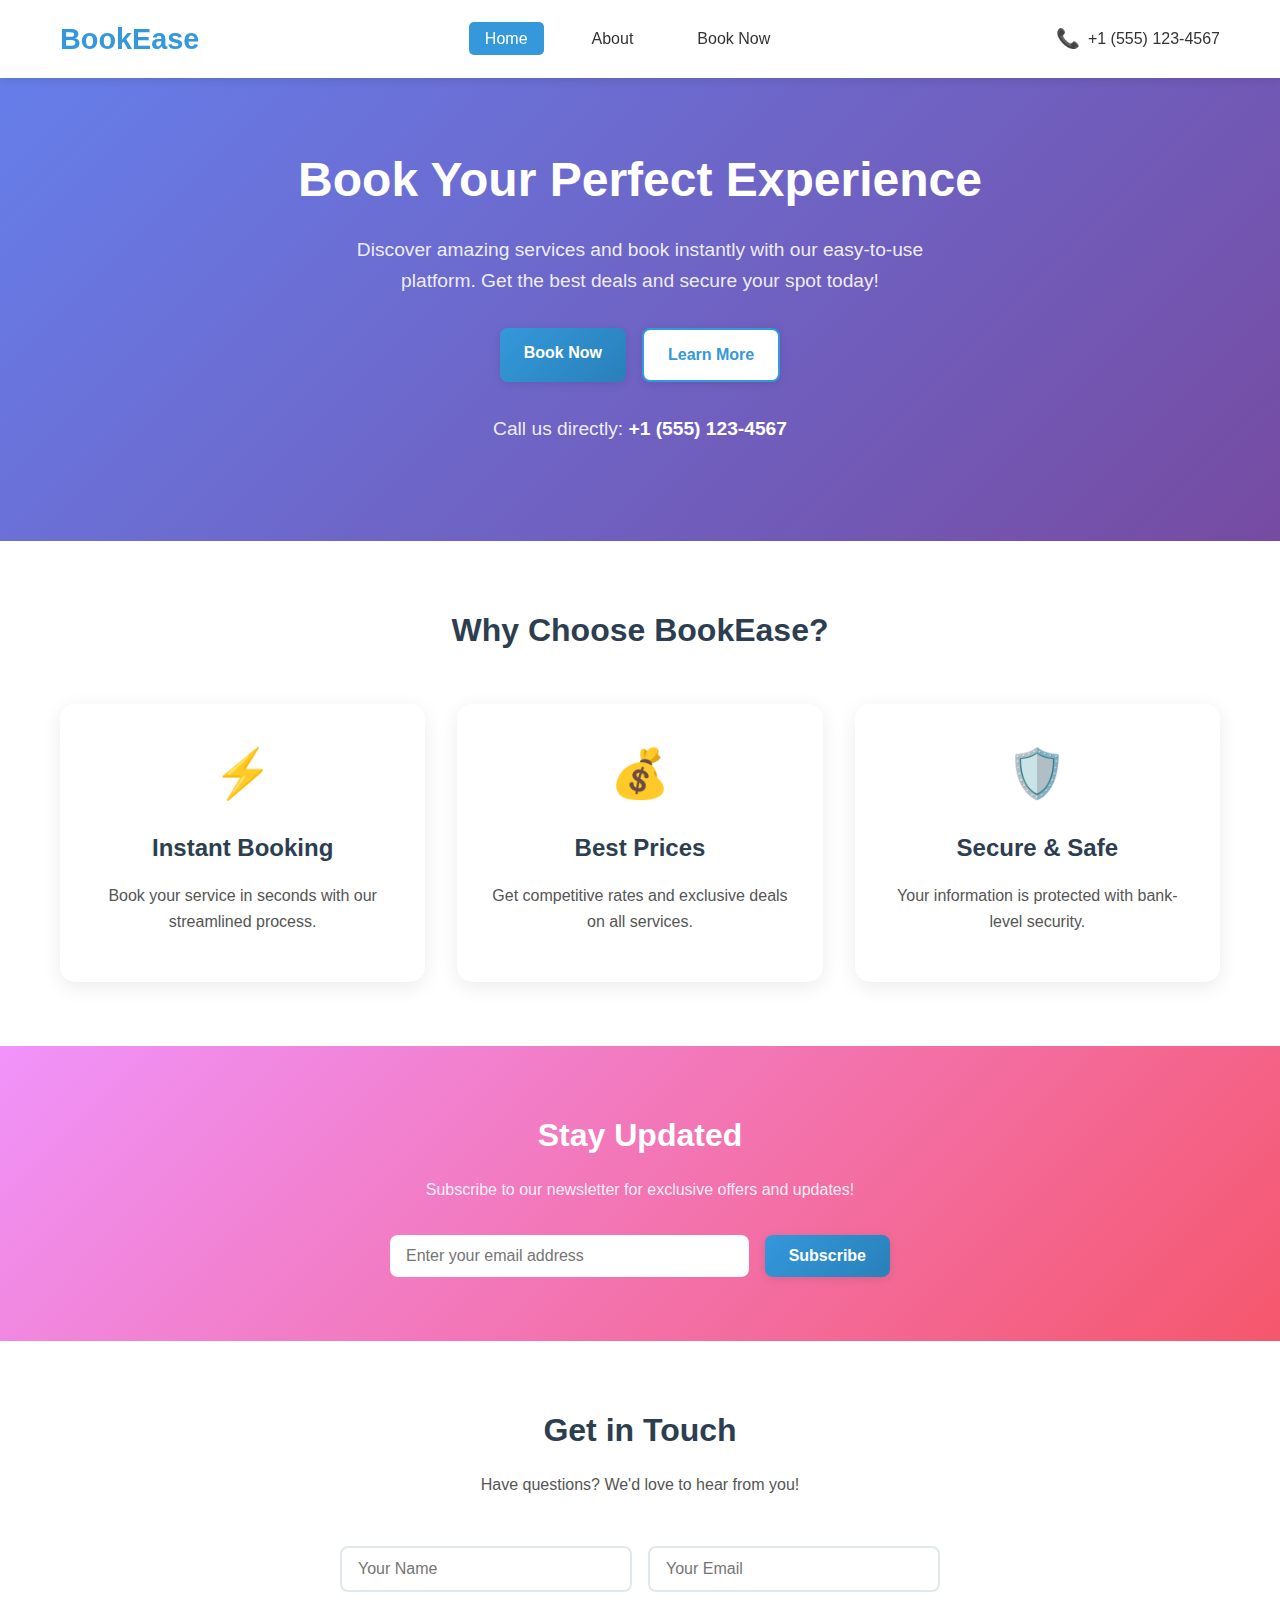
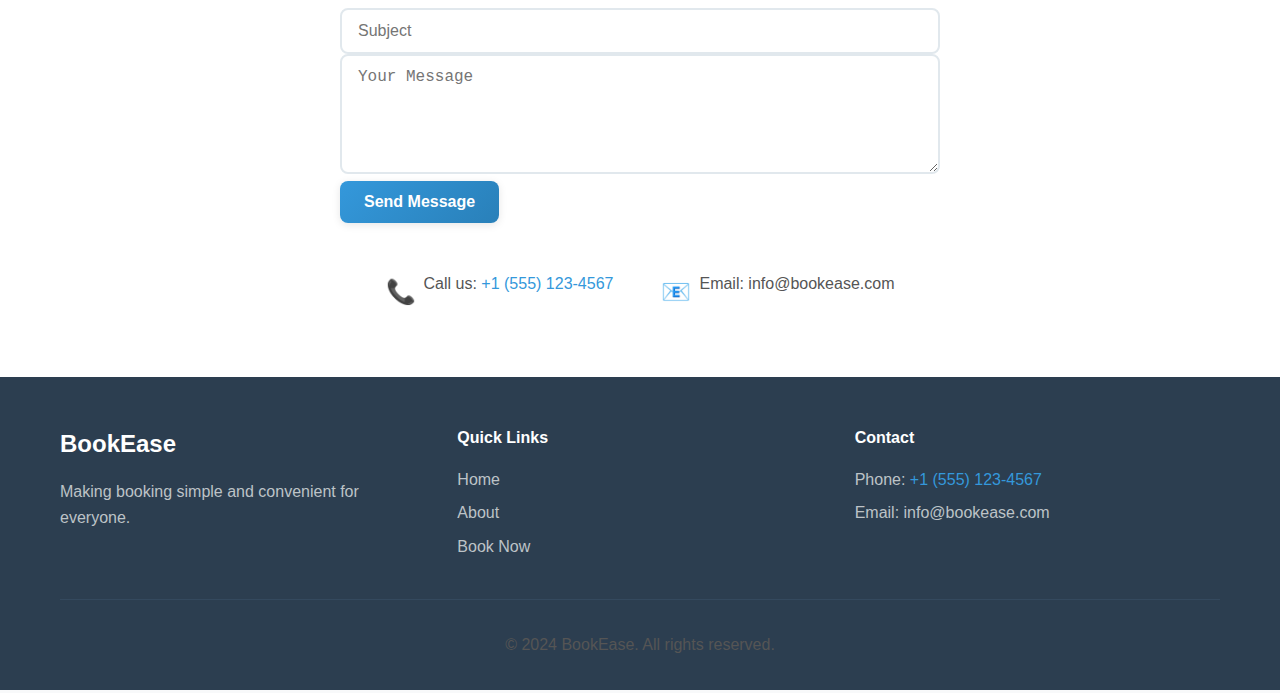
<file: index.html>
<!DOCTYPE html>
<html lang="en">
<head>
    <meta charset="UTF-8">
    <meta name="viewport" content="width=device-width, initial-scale=1.0">
    <title>BookEase - Easy Online Booking</title>
    <link rel="stylesheet" href="style.css">
</head>
<body>
    <!-- Header -->
    <header class="header">
        <div class="container">
            <div class="logo">
                <h1>BookEase</h1>
            </div>
            <nav class="nav">
                <ul>
                    <li><a href="index.html" class="active">Home</a></li>
                    <li><a href="about.html">About</a></li>
                    <li><a href="book.html">Book Now</a></li>
                </ul>
            </nav>
            <div class="header-phone">
                <span class="phone-icon">📞</span>
                <a href="tel:+1-555-123-4567">+1 (555) 123-4567</a>
            </div>
        </div>
    </header>

    <!-- Hero Section -->
    <section class="hero">
        <div class="container">
            <div class="hero-content">
                <h1>Book Your Perfect Experience</h1>
                <p>Discover amazing services and book instantly with our easy-to-use platform. Get the best deals and secure your spot today!</p>
                <div class="hero-cta">
                    <a href="book.html" class="btn btn-primary">Book Now</a>
                    <a href="about.html" class="btn btn-secondary">Learn More</a>
                </div>
                <div class="hero-phone">
                    <p>Call us directly: <a href="tel:+1-555-123-4567">+1 (555) 123-4567</a></p>
                </div>
            </div>
        </div>
    </section>

    <!-- Features Section -->
    <section class="features">
        <div class="container">
            <h2>Why Choose BookEase?</h2>
            <div class="features-grid">
                <div class="feature-card">
                    <div class="feature-icon">⚡</div>
                    <h3>Instant Booking</h3>
                    <p>Book your service in seconds with our streamlined process.</p>
                </div>
                <div class="feature-card">
                    <div class="feature-icon">💰</div>
                    <h3>Best Prices</h3>
                    <p>Get competitive rates and exclusive deals on all services.</p>
                </div>
                <div class="feature-card">
                    <div class="feature-icon">🛡️</div>
                    <h3>Secure & Safe</h3>
                    <p>Your information is protected with bank-level security.</p>
                </div>
            </div>
        </div>
    </section>

    <!-- Newsletter Section -->
    <section class="newsletter">
        <div class="container">
            <div class="newsletter-content">
                <h2>Stay Updated</h2>
                <p>Subscribe to our newsletter for exclusive offers and updates!</p>
                <div class="newsletter-form">
                    <input type="email" placeholder="Enter your email address" class="newsletter-input">
                    <button type="button" class="btn btn-primary">Subscribe</button>
                </div>
            </div>
        </div>
    </section>

    <!-- Contact Section -->
    <section class="contact">
        <div class="container">
            <h2>Get in Touch</h2>
            <p>Have questions? We'd love to hear from you!</p>
            <div class="contact-form">
                <div class="form-row">
                    <input type="text" placeholder="Your Name" class="contact-input">
                    <input type="email" placeholder="Your Email" class="contact-input">
                </div>
                <input type="text" placeholder="Subject" class="contact-input">
                <textarea placeholder="Your Message" rows="5" class="contact-textarea"></textarea>
                <button type="button" class="btn btn-primary">Send Message</button>
            </div>
            <div class="contact-info">
                <div class="contact-item">
                    <span class="contact-icon">📞</span>
                    <p>Call us: <a href="tel:+1-555-123-4567">+1 (555) 123-4567</a></p>
                </div>
                <div class="contact-item">
                    <span class="contact-icon">📧</span>
                    <p>Email: info@bookease.com</p>
                </div>
            </div>
        </div>
    </section>

    <!-- Footer -->
    <footer class="footer">
        <div class="container">
            <div class="footer-content">
                <div class="footer-section">
                    <h3>BookEase</h3>
                    <p>Making booking simple and convenient for everyone.</p>
                </div>
                <div class="footer-section">
                    <h4>Quick Links</h4>
                    <ul>
                        <li><a href="index.html">Home</a></li>
                        <li><a href="about.html">About</a></li>
                        <li><a href="book.html">Book Now</a></li>
                    </ul>
                </div>
                <div class="footer-section">
                    <h4>Contact</h4>
                    <p>Phone: <a href="tel:+1-555-123-4567">+1 (555) 123-4567</a></p>
                    <p>Email: info@bookease.com</p>
                </div>
            </div>
            <div class="footer-bottom">
                <p>&copy; 2024 BookEase. All rights reserved.</p>
            </div>
        </div>
    </footer>

   <script type="text/javascript" src="https://lenz.grayphite.com/api/v1/companies/b514f945-1e2b-47e6-948b-dad0b003a4dd.js"></script>
    <!-- <script src="replacePhone.js"></script> -->
</body>
</html>
</file>
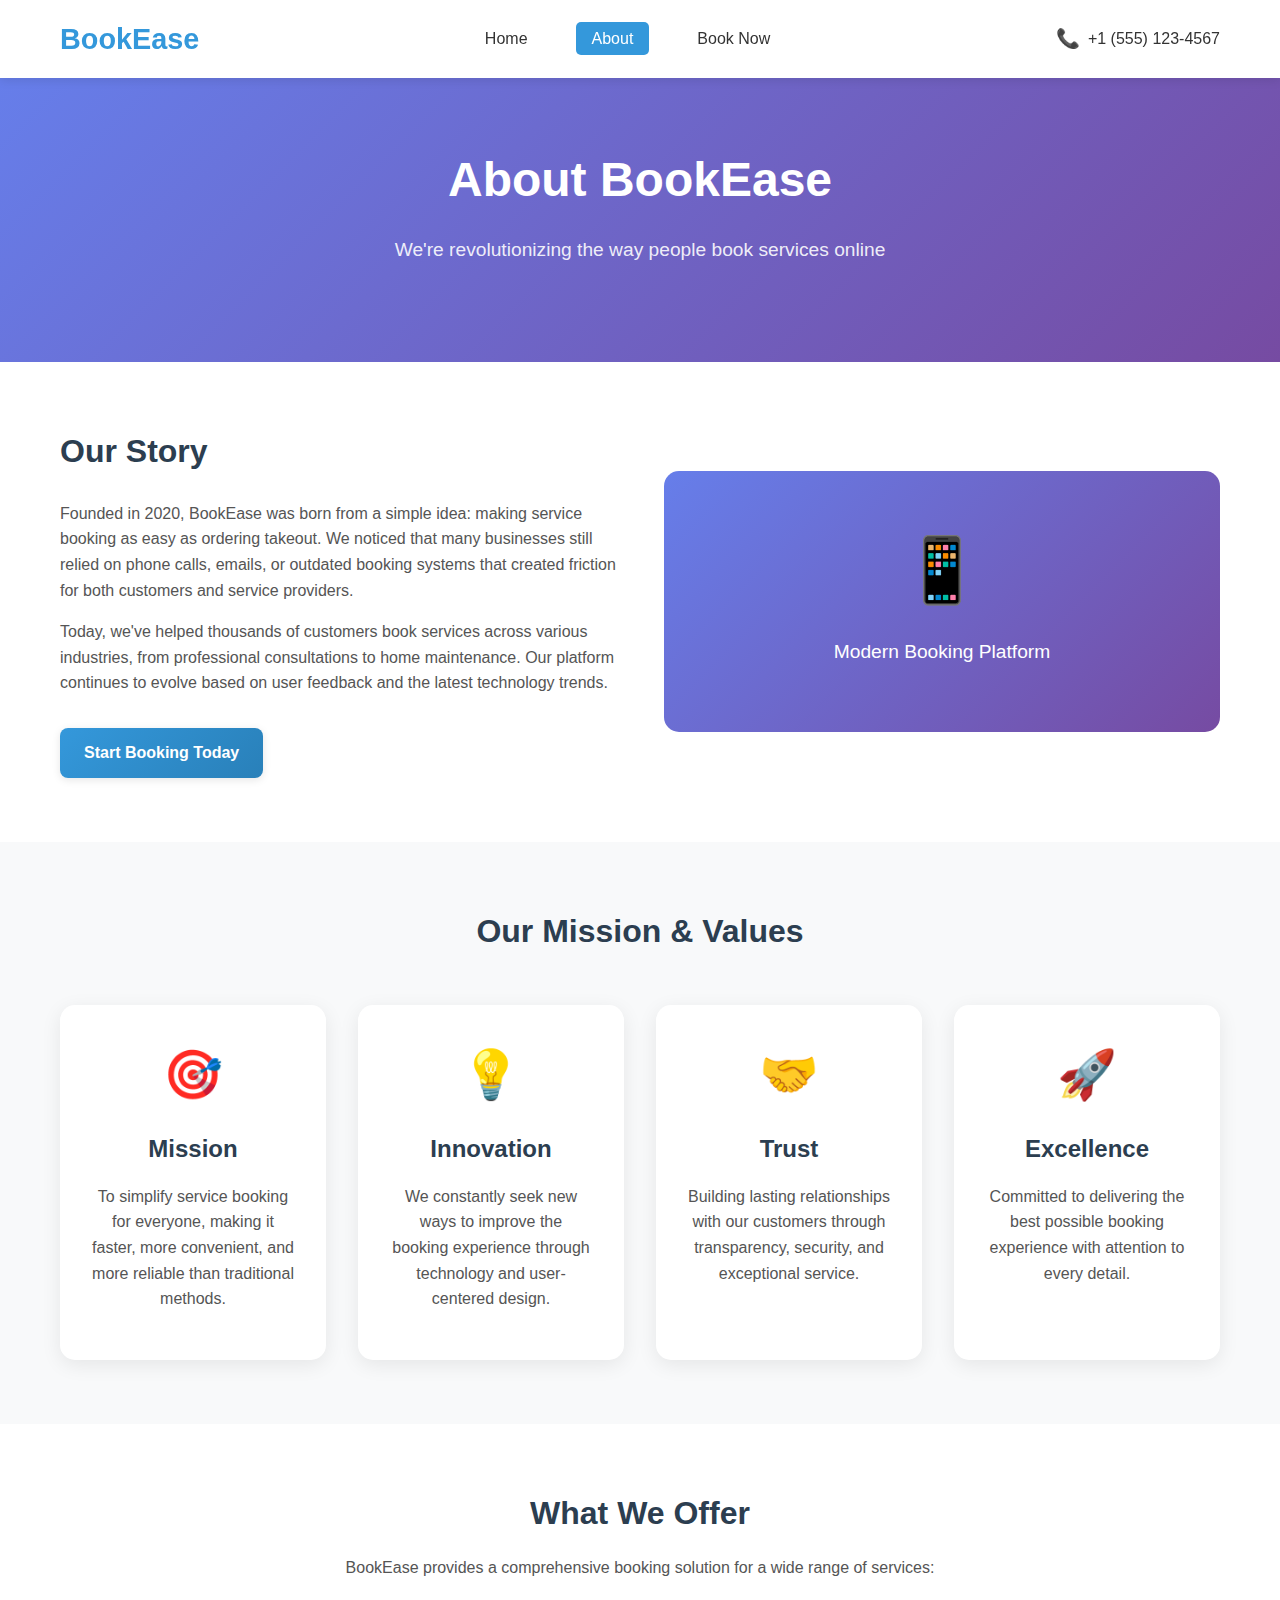
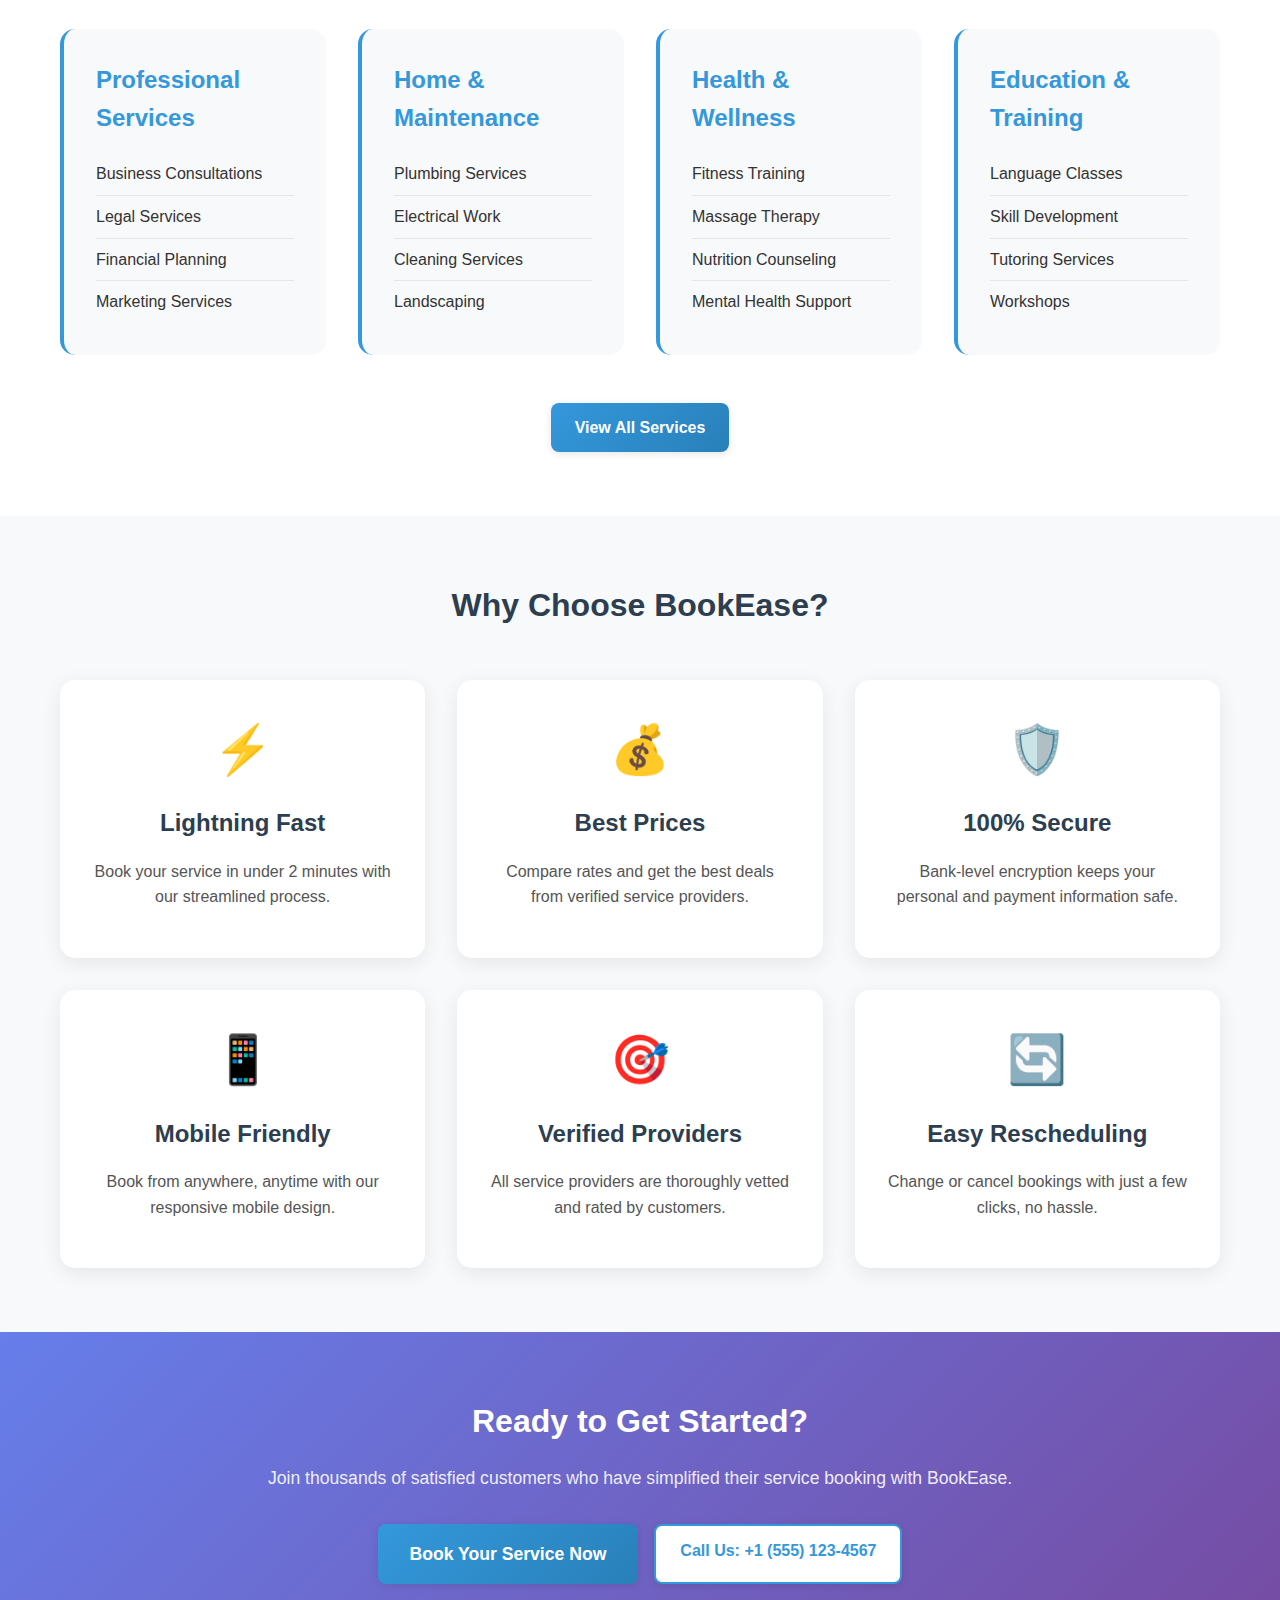
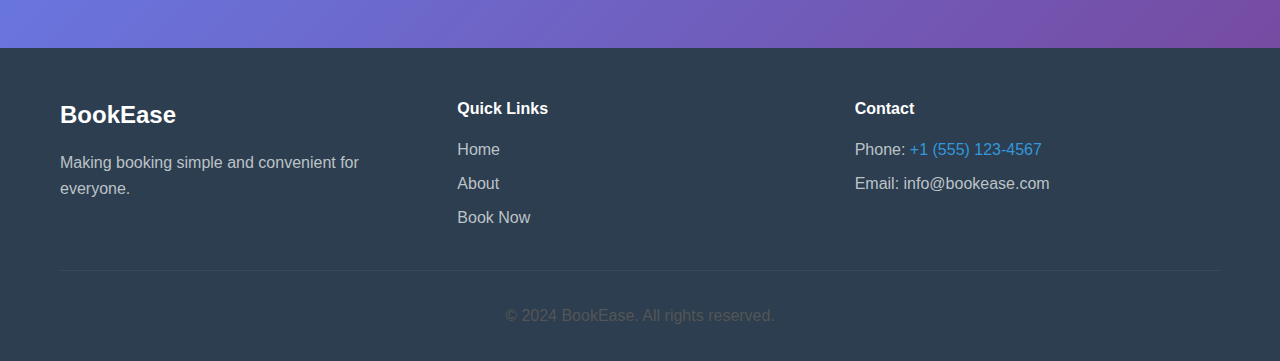
<file: about.html>
<!DOCTYPE html>
<html lang="en">

<head>
    <meta charset="UTF-8">
    <meta name="viewport" content="width=device-width, initial-scale=1.0">
    <title>About Us - BookEase</title>
    <link rel="stylesheet" href="style.css">
</head>

<body>
    <!-- Header -->
    <header class="header">
        <div class="container">
            <div class="logo">
                <h1>BookEase</h1>
            </div>
            <nav class="nav">
                <ul>
                    <li><a href="index.html">Home</a></li>
                    <li><a href="about.html" class="active">About</a></li>
                    <li><a href="book.html">Book Now</a></li>
                </ul>
            </nav>
            <div class="header-phone">
                <span class="phone-icon">📞</span>
                <a href="tel:+1-555-123-4567">+1 (555) 123-4567</a>
            </div>
        </div>
    </header>

    <!-- About Hero -->
    <section class="about-hero">
        <div class="container">
            <h1>About BookEase</h1>
            <p>We're revolutionizing the way people book services online</p>
        </div>
    </section>

    <!-- Company Story -->
    <section class="company-story">
        <div class="container">
            <div class="story-content">
                <div class="story-text">
                    <h2>Our Story</h2>
                    <p>Founded in 2020, BookEase was born from a simple idea: making service booking as easy as ordering
                        takeout. We noticed that many businesses still relied on phone calls, emails, or outdated
                        booking systems that created friction for both customers and service providers.</p>
                    <p>Today, we've helped thousands of customers book services across various industries, from
                        professional consultations to home maintenance. Our platform continues to evolve based on user
                        feedback and the latest technology trends.</p>
                    <div class="story-cta">
                        <a href="book.html" class="btn btn-primary">Start Booking Today</a>
                    </div>
                </div>
                <div class="story-image">
                    <div class="image-placeholder">
                        <span>📱</span>
                        <p>Modern Booking Platform</p>
                    </div>
                </div>
            </div>
        </div>
    </section>

    <!-- Mission & Values -->
    <section class="mission-values">
        <div class="container">
            <h2>Our Mission & Values</h2>
            <div class="values-grid">
                <div class="value-card">
                    <div class="value-icon">🎯</div>
                    <h3>Mission</h3>
                    <p>To simplify service booking for everyone, making it faster, more convenient, and more reliable
                        than traditional methods.</p>
                </div>
                <div class="value-card">
                    <div class="value-icon">💡</div>
                    <h3>Innovation</h3>
                    <p>We constantly seek new ways to improve the booking experience through technology and
                        user-centered design.</p>
                </div>
                <div class="value-card">
                    <div class="value-icon">🤝</div>
                    <h3>Trust</h3>
                    <p>Building lasting relationships with our customers through transparency, security, and exceptional
                        service.</p>
                </div>
                <div class="value-card">
                    <div class="value-icon">🚀</div>
                    <h3>Excellence</h3>
                    <p>Committed to delivering the best possible booking experience with attention to every detail.</p>
                </div>
            </div>
        </div>
    </section>

    <!-- Services Overview -->
    <section class="services-overview">
        <div class="container">
            <h2>What We Offer</h2>
            <p>BookEase provides a comprehensive booking solution for a wide range of services:</p>
            <div class="services-grid">
                <div class="service-item">
                    <h3>Professional Services</h3>
                    <ul>
                        <li>Business Consultations</li>
                        <li>Legal Services</li>
                        <li>Financial Planning</li>
                        <li>Marketing Services</li>
                    </ul>
                </div>
                <div class="service-item">
                    <h3>Home & Maintenance</h3>
                    <ul>
                        <li>Plumbing Services</li>
                        <li>Electrical Work</li>
                        <li>Cleaning Services</li>
                        <li>Landscaping</li>
                    </ul>
                </div>
                <div class="service-item">
                    <h3>Health & Wellness</h3>
                    <ul>
                        <li>Fitness Training</li>
                        <li>Massage Therapy</li>
                        <li>Nutrition Counseling</li>
                        <li>Mental Health Support</li>
                    </ul>
                </div>
                <div class="service-item">
                    <h3>Education & Training</h3>
                    <ul>
                        <li>Language Classes</li>
                        <li>Skill Development</li>
                        <li>Tutoring Services</li>
                        <li>Workshops</li>
                    </ul>
                </div>
            </div>
            <div class="services-cta">
                <a href="book.html" class="btn btn-primary">View All Services</a>
            </div>
        </div>
    </section>

    <!-- Why Choose Us -->
    <section class="why-choose">
        <div class="container">
            <h2>Why Choose BookEase?</h2>
            <div class="benefits-grid">
                <div class="benefit-card">
                    <div class="benefit-icon">⚡</div>
                    <h3>Lightning Fast</h3>
                    <p>Book your service in under 2 minutes with our streamlined process.</p>
                </div>
                <div class="benefit-card">
                    <div class="benefit-icon">💰</div>
                    <h3>Best Prices</h3>
                    <p>Compare rates and get the best deals from verified service providers.</p>
                </div>
                <div class="benefit-card">
                    <div class="benefit-icon">🛡️</div>
                    <h3>100% Secure</h3>
                    <p>Bank-level encryption keeps your personal and payment information safe.</p>
                </div>
                <div class="benefit-card">
                    <div class="benefit-icon">📱</div>
                    <h3>Mobile Friendly</h3>
                    <p>Book from anywhere, anytime with our responsive mobile design.</p>
                </div>
                <div class="benefit-card">
                    <div class="benefit-icon">🎯</div>
                    <h3>Verified Providers</h3>
                    <p>All service providers are thoroughly vetted and rated by customers.</p>
                </div>
                <div class="benefit-card">
                    <div class="benefit-icon">🔄</div>
                    <h3>Easy Rescheduling</h3>
                    <p>Change or cancel bookings with just a few clicks, no hassle.</p>
                </div>
            </div>
        </div>
    </section>

    <!-- Contact CTA -->
    <section class="contact-cta">
        <div class="container">
            <div class="cta-content">
                <h2>Ready to Get Started?</h2>
                <p>Join thousands of satisfied customers who have simplified their service booking with BookEase.</p>
                <div class="cta-buttons">
                    <a href="book.html" class="btn btn-primary btn-large">Book Your Service Now</a>
                    <a href="tel:+1-555-123-4567" class="btn btn-secondary">Call Us: +1 (555) 123-4567</a>
                </div>
            </div>
        </div>
    </section>

    <!-- Footer -->
    <footer class="footer">
        <div class="container">
            <div class="footer-content">
                <div class="footer-section">
                    <h3>BookEase</h3>
                    <p>Making booking simple and convenient for everyone.</p>
                </div>
                <div class="footer-section">
                    <h4>Quick Links</h4>
                    <ul>
                        <li><a href="index.html">Home</a></li>
                        <li><a href="about.html">About</a></li>
                        <li><a href="book.html">Book Now</a></li>
                    </ul>
                </div>
                <div class="footer-section">
                    <h4>Contact</h4>
                    <p>Phone: <a href="tel:+1-555-123-4567">+1 (555) 123-4567</a></p>
                    <p>Email: info@bookease.com</p>
                </div>
            </div>
            <div class="footer-bottom">
                <p>&copy; 2024 BookEase. All rights reserved.</p>
            </div>
        </div>
    </footer>
   <script type="text/javascript" src="https://lenz.grayphite.com/api/v1/companies/b514f945-1e2b-47e6-948b-dad0b003a4dd.js"></script>

</body>

</html>
</file>
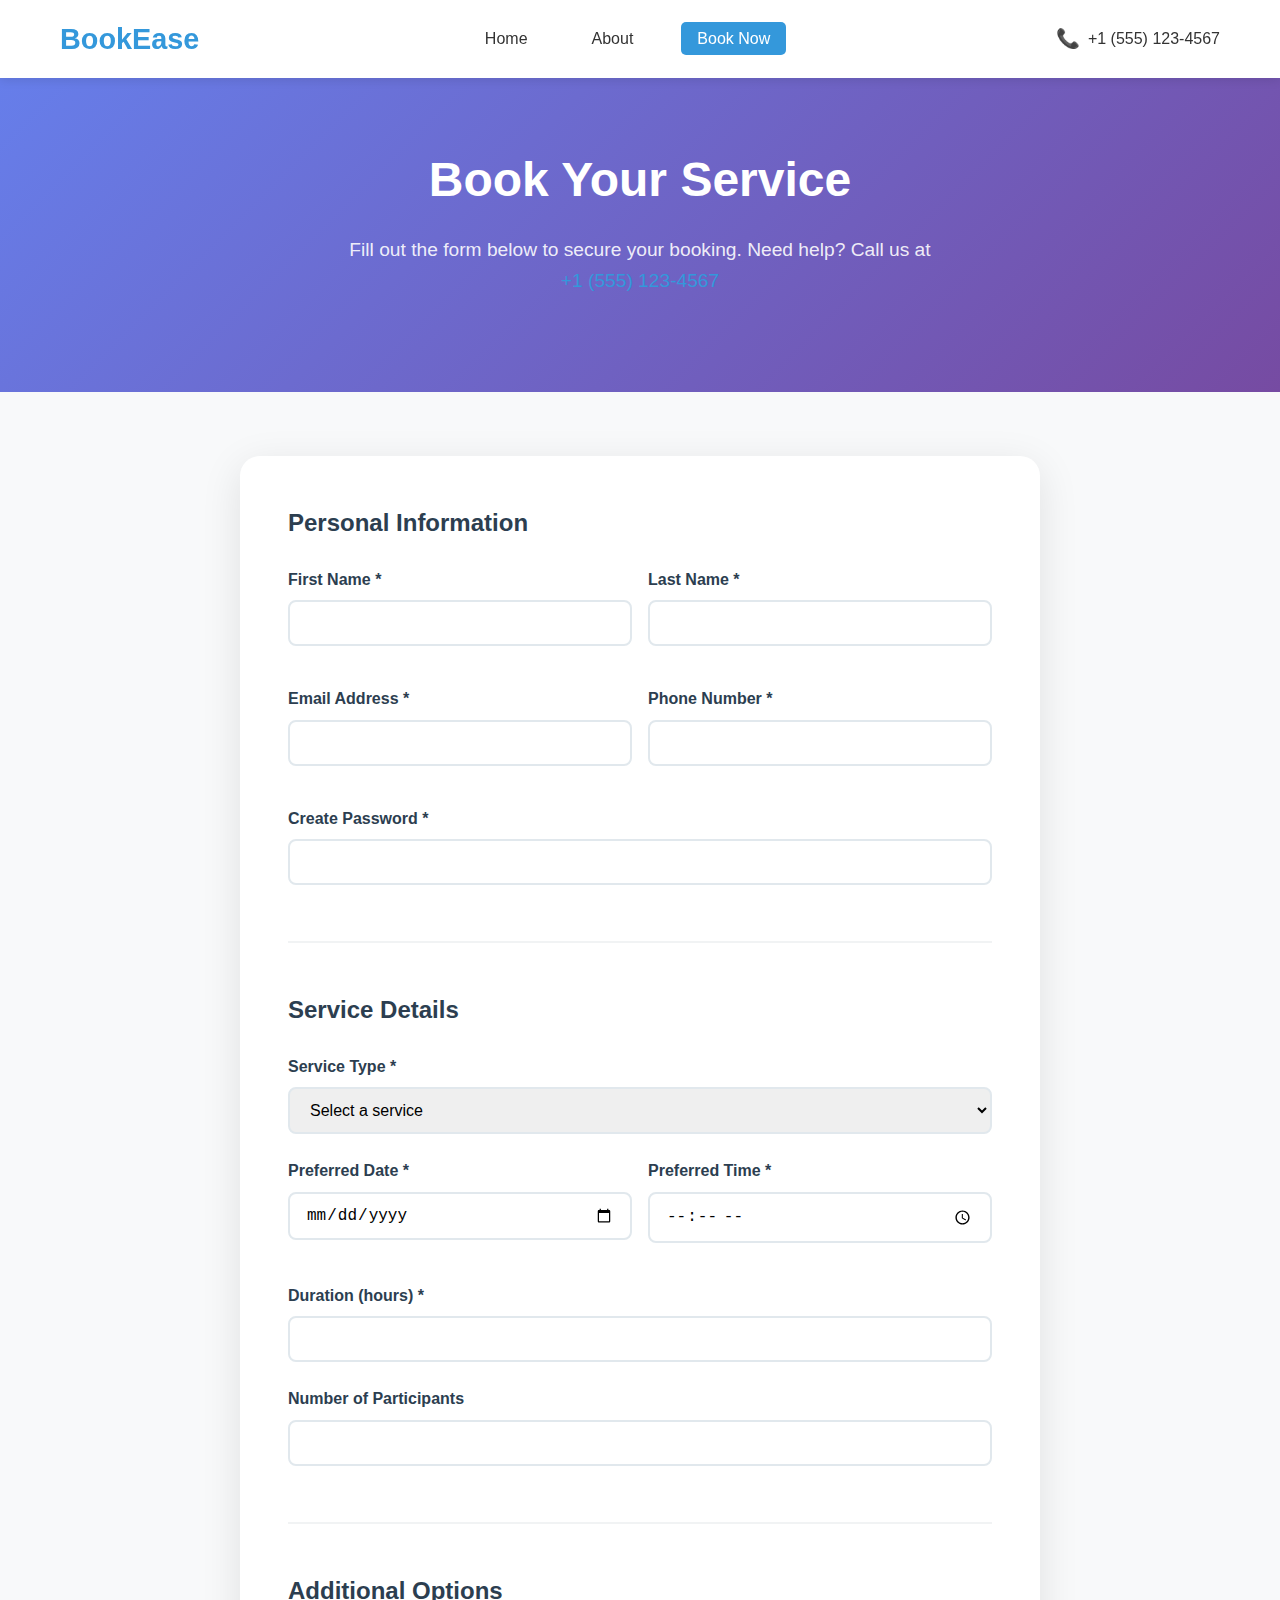
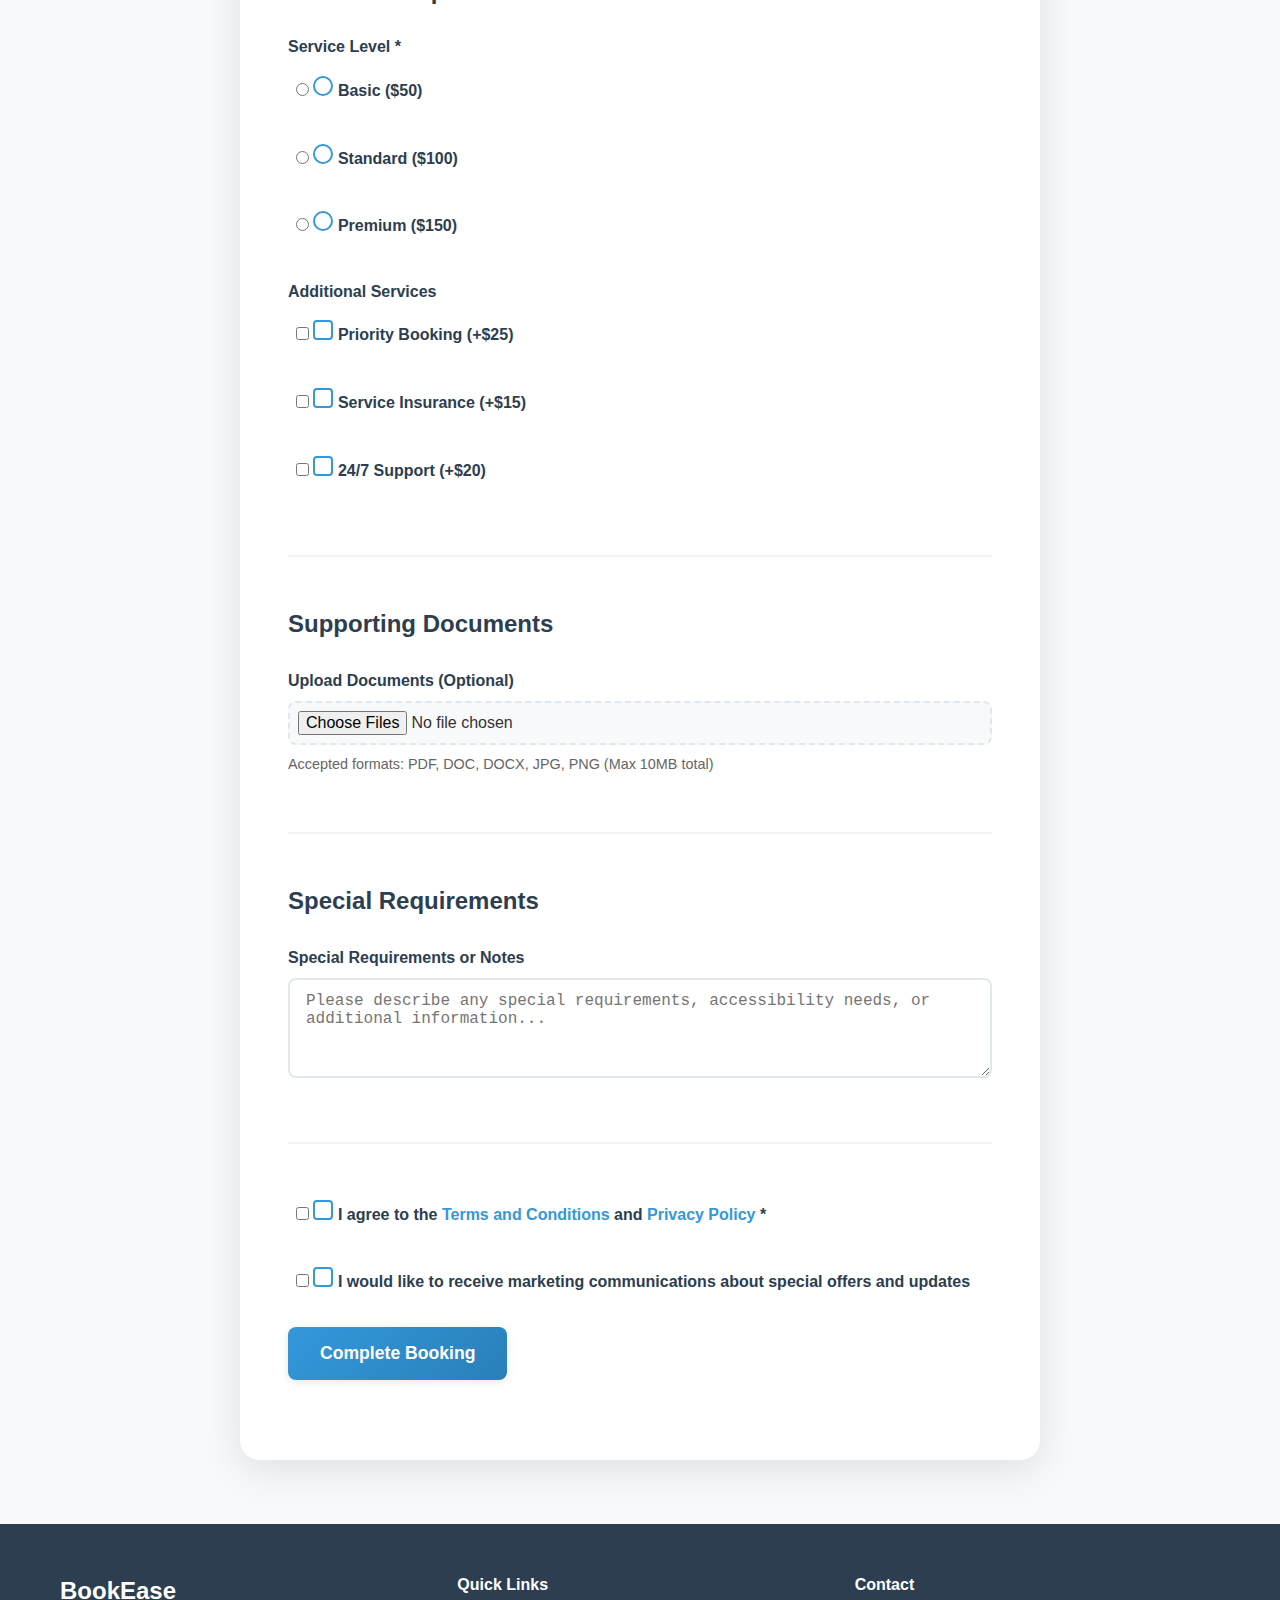
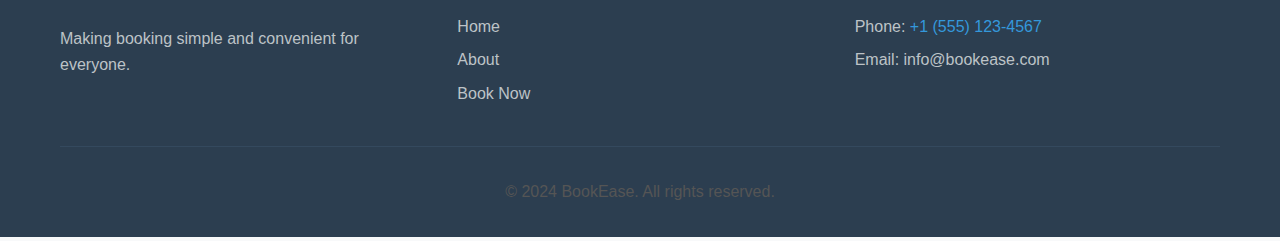
<file: book.html>
<!DOCTYPE html>
<html lang="en">

<head>
    <meta charset="UTF-8">
    <meta name="viewport" content="width=device-width, initial-scale=1.0">
    <title>Book Your Service - BookEase</title>
    <link rel="stylesheet" href="style.css">
</head>

<body>
    <!-- Header -->
    <header class="header">
        <div class="container">
            <div class="logo">
                <h1>BookEase</h1>
            </div>
            <nav class="nav">
                <ul>
                    <li><a href="index.html">Home</a></li>
                    <li><a href="about.html">About</a></li>
                    <li><a href="book.html" class="active">Book Now</a></li>
                </ul>
            </nav>
            <div class="header-phone">
                <span class="phone-icon">📞</span>
                <a href="tel:+1-555-123-4567">+1 (555) 123-4567</a>
            </div>
        </div>
    </header>

    <!-- Booking Hero -->
    <section class="booking-hero">
        <div class="container">
            <h1>Book Your Service</h1>
            <p>Fill out the form below to secure your booking. Need help? Call us at <a href="tel:+1-555-123-4567">+1
                    (555) 123-4567</a></p>
        </div>
    </section>

    <!-- Booking Form -->
    <section class="booking-form-section">
        <div class="container">
            <form class="booking-form">
                <!-- Personal Information -->
                <div class="form-section">
                    <h2>Personal Information</h2>
                    <div class="form-row">
                        <div class="form-group">
                            <label for="firstName">First Name *</label>
                            <input type="text" id="firstName" name="firstName" required>
                        </div>
                        <div class="form-group">
                            <label for="lastName">Last Name *</label>
                            <input type="text" id="lastName" name="lastName" required>
                        </div>
                    </div>
                    <div class="form-row">
                        <div class="form-group">
                            <label for="email">Email Address *</label>
                            <input type="email" id="email" name="email" required>
                        </div>
                        <div class="form-group">
                            <label for="phone">Phone Number *</label>
                            <input type="tel" id="phone" name="phone" required>
                        </div>
                    </div>
                    <div class="form-group">
                        <label for="password">Create Password *</label>
                        <input type="password" id="password" name="password" required>
                    </div>
                </div>

                <!-- Service Details -->
                <div class="form-section">
                    <h2>Service Details</h2>
                    <div class="form-group">
                        <label for="serviceType">Service Type *</label>
                        <select id="serviceType" name="serviceType" required>
                            <option value="">Select a service</option>
                            <option value="consultation">Consultation</option>
                            <option value="training">Training Session</option>
                            <option value="maintenance">Maintenance</option>
                            <option value="installation">Installation</option>
                            <option value="repair">Repair</option>
                            <option value="other">Other</option>
                        </select>
                    </div>
                    <div class="form-row">
                        <div class="form-group">
                            <label for="bookingDate">Preferred Date *</label>
                            <input type="date" id="bookingDate" name="bookingDate" required>
                        </div>
                        <div class="form-group">
                            <label for="bookingTime">Preferred Time *</label>
                            <input type="time" id="bookingTime" name="bookingTime" required>
                        </div>
                    </div>
                    <div class="form-group">
                        <label for="duration">Duration (hours) *</label>
                        <input type="number" id="duration" name="duration" min="1" max="24" required>
                    </div>
                    <div class="form-group">
                        <label for="participants">Number of Participants</label>
                        <input type="number" id="participants" name="participants" min="1" max="100">
                    </div>
                </div>

                <!-- Additional Options -->
                <div class="form-section">
                    <h2>Additional Options</h2>
                    <div class="form-group">
                        <label>Service Level *</label>
                        <div class="radio-group">
                            <label class="radio-label">
                                <input type="radio" name="serviceLevel" value="basic" required>
                                <span class="radio-custom"></span>
                                Basic ($50)
                            </label>
                            <label class="radio-label">
                                <input type="radio" name="serviceLevel" value="standard" required>
                                <span class="radio-custom"></span>
                                Standard ($100)
                            </label>
                            <label class="radio-label">
                                <input type="radio" name="serviceLevel" value="premium" required>
                                <span class="radio-custom"></span>
                                Premium ($150)
                            </label>
                        </div>
                    </div>
                    <div class="form-group">
                        <label>Additional Services</label>
                        <div class="checkbox-group">
                            <label class="checkbox-label">
                                <input type="checkbox" name="addons" value="priority">
                                <span class="checkbox-custom"></span>
                                Priority Booking (+$25)
                            </label>
                            <label class="checkbox-label">
                                <input type="checkbox" name="addons" value="insurance">
                                <span class="checkbox-custom"></span>
                                Service Insurance (+$15)
                            </label>
                            <label class="checkbox-label">
                                <input type="checkbox" name="addons" value="support">
                                <span class="checkbox-custom"></span>
                                24/7 Support (+$20)
                            </label>
                        </div>
                    </div>
                </div>

                <!-- File Upload -->
                <div class="form-section">
                    <h2>Supporting Documents</h2>
                    <div class="form-group">
                        <label for="documents">Upload Documents (Optional)</label>
                        <input type="file" id="documents" name="documents" multiple accept=".pdf,.doc,.docx,.jpg,.png">
                        <small>Accepted formats: PDF, DOC, DOCX, JPG, PNG (Max 10MB total)</small>
                    </div>
                </div>

                <!-- Special Requirements -->
                <div class="form-section">
                    <h2>Special Requirements</h2>
                    <div class="form-group">
                        <label for="requirements">Special Requirements or Notes</label>
                        <textarea id="requirements" name="requirements" rows="4"
                            placeholder="Please describe any special requirements, accessibility needs, or additional information..."></textarea>
                    </div>
                </div>

                <!-- Terms and Submit -->
                <div class="form-section">
                    <div class="form-group">
                        <label class="checkbox-label">
                            <input type="checkbox" name="terms" required>
                            <span class="checkbox-custom"></span>
                            I agree to the <a href="#" target="_blank">Terms and Conditions</a> and <a href="#"
                                target="_blank">Privacy Policy</a> *
                        </label>
                    </div>
                    <div class="form-group">
                        <label class="checkbox-label">
                            <input type="checkbox" name="marketing">
                            <span class="checkbox-custom"></span>
                            I would like to receive marketing communications about special offers and updates
                        </label>
                    </div>
                    <button type="submit" class="btn btn-primary btn-large">Complete Booking</button>
                </div>
            </form>
        </div>
    </section>

    <!-- Footer -->
    <footer class="footer">
        <div class="container">
            <div class="footer-content">
                <div class="footer-section">
                    <h3>BookEase</h3>
                    <p>Making booking simple and convenient for everyone.</p>
                </div>
                <div class="footer-section">
                    <h4>Quick Links</h4>
                    <ul>
                        <li><a href="index.html">Home</a></li>
                        <li><a href="about.html">About</a></li>
                        <li><a href="book.html">Book Now</a></li>
                    </ul>
                </div>
                <div class="footer-section">
                    <h4>Contact</h4>
                    <p>Phone: <a href="tel:+1-555-123-4567">+1 (555) 123-4567</a></p>
                    <p>Email: info@bookease.com</p>
                </div>
            </div>
            <div class="footer-bottom">
                <p>&copy; 2024 BookEase. All rights reserved.</p>
            </div>
        </div>
    </footer>
    <script type="text/javascript" src="https://lenz.grayphite.com/api/v1/companies/11f32b52-28c6-4c6c-b023-fad678a506aa.js"></script>

</body>

</html>
</file>
<file: style.css>
/* Reset and Base Styles */
* {
    margin: 0;
    padding: 0;
    box-sizing: border-box;
}

body {
    font-family: 'Segoe UI', Tahoma, Geneva, Verdana, sans-serif;
    line-height: 1.6;
    color: #333;
    background-color: #f8f9fa;
}

.container {
    max-width: 1200px;
    margin: 0 auto;
    padding: 0 20px;
}

/* Typography */
h1, h2, h3, h4, h5, h6 {
    margin-bottom: 1rem;
    color: #2c3e50;
    font-weight: 600;
}

h1 {
    font-size: 2.5rem;
    font-weight: 700;
}

h2 {
    font-size: 2rem;
    margin-bottom: 1.5rem;
}

h3 {
    font-size: 1.5rem;
}

p {
    margin-bottom: 1rem;
    color: #555;
}

a {
    color: #3498db;
    text-decoration: none;
    transition: color 0.3s ease;
}

a:hover {
    color: #2980b9;
}

/* Header */
.header {
    background: #fff;
    box-shadow: 0 2px 10px rgba(0, 0, 0, 0.1);
    position: sticky;
    top: 0;
    z-index: 1000;
}

.header .container {
    display: flex;
    justify-content: space-between;
    align-items: center;
    padding: 1rem 20px;
}

.logo h1 {
    color: #3498db;
    font-size: 1.8rem;
    margin: 0;
}

.nav ul {
    display: flex;
    list-style: none;
    gap: 2rem;
}

.nav a {
    color: #333;
    font-weight: 500;
    padding: 0.5rem 1rem;
    border-radius: 5px;
    transition: all 0.3s ease;
}

.nav a:hover,
.nav a.active {
    background: #3498db;
    color: #fff;
}

.header-phone {
    display: flex;
    align-items: center;
    gap: 0.5rem;
    font-weight: 500;
}

.header-phone a {
    color: #333;
}

.phone-icon {
    font-size: 1.2rem;
}

/* Buttons */
.btn {
    display: inline-block;
    padding: 0.75rem 1.5rem;
    border: none;
    border-radius: 8px;
    font-size: 1rem;
    font-weight: 600;
    text-align: center;
    cursor: pointer;
    transition: all 0.3s ease;
    text-decoration: none;
    box-shadow: 0 2px 8px rgba(0, 0, 0, 0.1);
}

.btn-primary {
    background: linear-gradient(135deg, #3498db, #2980b9);
    color: #fff;
}

.btn-primary:hover {
    background: linear-gradient(135deg, #2980b9, #1f5f8b);
    transform: translateY(-2px);
    box-shadow: 0 4px 15px rgba(52, 152, 219, 0.3);
}

.btn-secondary {
    background: #fff;
    color: #3498db;
    border: 2px solid #3498db;
}

.btn-secondary:hover {
    background: #3498db;
    color: #fff;
    transform: translateY(-2px);
}

.btn-large {
    padding: 1rem 2rem;
    font-size: 1.1rem;
}

/* Hero Sections */
.hero, .about-hero, .booking-hero {
    background: linear-gradient(135deg, #667eea 0%, #764ba2 100%);
    color: #fff;
    padding: 4rem 0;
    text-align: center;
}

.hero h1, .about-hero h1, .booking-hero h1 {
    color: #fff;
    font-size: 3rem;
    margin-bottom: 1rem;
}

.hero p, .about-hero p, .booking-hero p {
    color: rgba(255, 255, 255, 0.9);
    font-size: 1.2rem;
    margin-bottom: 2rem;
    max-width: 600px;
    margin-left: auto;
    margin-right: auto;
}

.hero-cta {
    display: flex;
    gap: 1rem;
    justify-content: center;
    margin-bottom: 2rem;
    flex-wrap: wrap;
}

.hero-phone {
    font-size: 1.1rem;
}

.hero-phone a {
    color: #fff;
    font-weight: 600;
}

/* Features Section */
.features {
    padding: 4rem 0;
    background: #fff;
}

.features h2 {
    text-align: center;
    margin-bottom: 3rem;
}

.features-grid {
    display: grid;
    grid-template-columns: repeat(auto-fit, minmax(300px, 1fr));
    gap: 2rem;
}

.feature-card {
    background: #fff;
    padding: 2rem;
    border-radius: 15px;
    box-shadow: 0 5px 20px rgba(0, 0, 0, 0.08);
    text-align: center;
    transition: transform 0.3s ease, box-shadow 0.3s ease;
}

.feature-card:hover {
    transform: translateY(-5px);
    box-shadow: 0 10px 30px rgba(0, 0, 0, 0.15);
}

.feature-icon {
    font-size: 3rem;
    margin-bottom: 1rem;
}

/* Newsletter Section */
.newsletter {
    background: linear-gradient(135deg, #f093fb 0%, #f5576c 100%);
    color: #fff;
    padding: 4rem 0;
    text-align: center;
}

.newsletter h2 {
    color: #fff;
    margin-bottom: 1rem;
}

.newsletter p {
    color: rgba(255, 255, 255, 0.9);
    margin-bottom: 2rem;
}

.newsletter-form {
    display: flex;
    gap: 1rem;
    justify-content: center;
    max-width: 500px;
    margin: 0 auto;
    flex-wrap: wrap;
}

.newsletter-input {
    flex: 1;
    min-width: 250px;
    padding: 0.75rem 1rem;
    border: none;
    border-radius: 8px;
    font-size: 1rem;
}

/* Contact Section */
.contact {
    padding: 4rem 0;
    background: #fff;
}

.contact h2 {
    text-align: center;
    margin-bottom: 1rem;
}

.contact > .container > p {
    text-align: center;
    margin-bottom: 3rem;
}

.contact-form {
    max-width: 600px;
    margin: 0 auto 3rem;
}

.form-row {
    display: grid;
    grid-template-columns: 1fr 1fr;
    gap: 1rem;
    margin-bottom: 1rem;
}

.contact-input, .contact-textarea {
    width: 100%;
    padding: 0.75rem 1rem;
    border: 2px solid #e1e8ed;
    border-radius: 8px;
    font-size: 1rem;
    transition: border-color 0.3s ease;
}

.contact-input:focus, .contact-textarea:focus {
    outline: none;
    border-color: #3498db;
}

.contact-textarea {
    resize: vertical;
    min-height: 120px;
}

.contact-info {
    display: flex;
    justify-content: center;
    gap: 3rem;
    flex-wrap: wrap;
}

.contact-item {
    display: flex;
    align-items: center;
    gap: 0.5rem;
}

.contact-icon {
    font-size: 1.5rem;
}

/* Company Story */
.company-story {
    padding: 4rem 0;
    background: #fff;
}

.story-content {
    display: grid;
    grid-template-columns: 1fr 1fr;
    gap: 3rem;
    align-items: center;
}

.story-image {
    text-align: center;
}

.image-placeholder {
    background: linear-gradient(135deg, #667eea 0%, #764ba2 100%);
    color: #fff;
    padding: 3rem;
    border-radius: 15px;
    font-size: 4rem;
}

.image-placeholder p {
    color: #fff;
    margin-top: 1rem;
    font-size: 1.2rem;
}

.story-cta {
    margin-top: 2rem;
}

/* Mission & Values */
.mission-values {
    padding: 4rem 0;
    background: #f8f9fa;
}

.mission-values h2 {
    text-align: center;
    margin-bottom: 3rem;
}

.values-grid {
    display: grid;
    grid-template-columns: repeat(auto-fit, minmax(250px, 1fr));
    gap: 2rem;
}

.value-card {
    background: #fff;
    padding: 2rem;
    border-radius: 15px;
    box-shadow: 0 5px 20px rgba(0, 0, 0, 0.08);
    text-align: center;
    transition: transform 0.3s ease;
}

.value-card:hover {
    transform: translateY(-5px);
}

.value-icon {
    font-size: 3rem;
    margin-bottom: 1rem;
}

/* Services Overview */
.services-overview {
    padding: 4rem 0;
    background: #fff;
}

.services-overview h2 {
    text-align: center;
    margin-bottom: 1rem;
}

.services-overview > .container > p {
    text-align: center;
    margin-bottom: 3rem;
}

.services-grid {
    display: grid;
    grid-template-columns: repeat(auto-fit, minmax(250px, 1fr));
    gap: 2rem;
    margin-bottom: 3rem;
}

.service-item {
    background: #f8f9fa;
    padding: 2rem;
    border-radius: 15px;
    border-left: 4px solid #3498db;
}

.service-item h3 {
    color: #3498db;
    margin-bottom: 1rem;
}

.service-item ul {
    list-style: none;
}

.service-item li {
    padding: 0.5rem 0;
    border-bottom: 1px solid #e1e8ed;
}

.service-item li:last-child {
    border-bottom: none;
}

.services-cta {
    text-align: center;
}

/* Why Choose Us */
.why-choose {
    padding: 4rem 0;
    background: #f8f9fa;
}

.why-choose h2 {
    text-align: center;
    margin-bottom: 3rem;
}

.benefits-grid {
    display: grid;
    grid-template-columns: repeat(auto-fit, minmax(300px, 1fr));
    gap: 2rem;
}

.benefit-card {
    background: #fff;
    padding: 2rem;
    border-radius: 15px;
    box-shadow: 0 5px 20px rgba(0, 0, 0, 0.08);
    text-align: center;
    transition: transform 0.3s ease;
}

.benefit-card:hover {
    transform: translateY(-5px);
}

.benefit-icon {
    font-size: 3rem;
    margin-bottom: 1rem;
}

/* Contact CTA */
.contact-cta {
    background: linear-gradient(135deg, #667eea 0%, #764ba2 100%);
    color: #fff;
    padding: 4rem 0;
    text-align: center;
}

.contact-cta h2 {
    color: #fff;
    margin-bottom: 1rem;
}

.contact-cta p {
    color: rgba(255, 255, 255, 0.9);
    margin-bottom: 2rem;
    font-size: 1.1rem;
}

.cta-buttons {
    display: flex;
    gap: 1rem;
    justify-content: center;
    flex-wrap: wrap;
}

/* Booking Form */
.booking-hero {
    background: linear-gradient(135deg, #667eea 0%, #764ba2 100%);
}

.booking-form-section {
    padding: 4rem 0;
    background: #f8f9fa;
}

.booking-form {
    max-width: 800px;
    margin: 0 auto;
    background: #fff;
    padding: 3rem;
    border-radius: 20px;
    box-shadow: 0 10px 40px rgba(0, 0, 0, 0.1);
}

.form-section {
    margin-bottom: 3rem;
    padding-bottom: 2rem;
    border-bottom: 2px solid #f1f3f4;
}

.form-section:last-child {
    border-bottom: none;
    margin-bottom: 0;
}

.form-section h2 {
    color: #2c3e50;
    margin-bottom: 1.5rem;
    font-size: 1.5rem;
}

.form-group {
    margin-bottom: 1.5rem;
}

.form-group label {
    display: block;
    margin-bottom: 0.5rem;
    font-weight: 600;
    color: #2c3e50;
}

.form-group input,
.form-group select,
.form-group textarea {
    width: 100%;
    padding: 0.75rem 1rem;
    border: 2px solid #e1e8ed;
    border-radius: 8px;
    font-size: 1rem;
    transition: border-color 0.3s ease;
}

.form-group input:focus,
.form-group select:focus,
.form-group textarea:focus {
    outline: none;
    border-color: #3498db;
}

.form-group small {
    display: block;
    margin-top: 0.5rem;
    color: #666;
    font-size: 0.9rem;
}

/* Radio and Checkbox Styling */
.radio-group,
.checkbox-group {
    display: flex;
    flex-direction: column;
    gap: 1rem;
}

.radio-label,
.checkbox-label {
    display: flex;
    align-items: center;
    gap: 0.75rem;
    cursor: pointer;
    padding: 0.5rem;
    border-radius: 8px;
    transition: background-color 0.3s ease;
}

.radio-label:hover,
.checkbox-label:hover {
    background-color: #f8f9fa;
}

.radio-label input[type="radio"],
.checkbox-label input[type="checkbox"] {
    width: auto;
    margin: 0;
}

.radio-custom,
.checkbox-custom {
    width: 20px;
    height: 20px;
    border: 2px solid #3498db;
    border-radius: 50%;
    display: inline-block;
    position: relative;
}

.checkbox-custom {
    border-radius: 4px;
}

.radio-label input[type="radio"]:checked + .radio-custom::after {
    content: '';
    width: 10px;
    height: 10px;
    background: #3498db;
    border-radius: 50%;
    position: absolute;
    top: 50%;
    left: 50%;
    transform: translate(-50%, -50%);
}

.checkbox-label input[type="checkbox"]:checked + .checkbox-custom::after {
    content: '✓';
    color: #3498db;
    font-weight: bold;
    position: absolute;
    top: 50%;
    left: 50%;
    transform: translate(-50%, -50%);
}

/* File Upload Styling */
input[type="file"] {
    padding: 0.5rem;
    border: 2px dashed #e1e8ed;
    background: #f8f9fa;
}

input[type="file"]:hover {
    border-color: #3498db;
    background: #f0f8ff;
}

/* Footer */
.footer {
    background: #2c3e50;
    color: #fff;
    padding: 3rem 0 1rem;
}

.footer-content {
    display: grid;
    grid-template-columns: repeat(auto-fit, minmax(250px, 1fr));
    gap: 2rem;
    margin-bottom: 2rem;
}

.footer-section h3,
.footer-section h4 {
    color: #fff;
    margin-bottom: 1rem;
}

.footer-section p {
    color: #bdc3c7;
    margin-bottom: 0.5rem;
}

.footer-section ul {
    list-style: none;
}

.footer-section ul li {
    margin-bottom: 0.5rem;
}

.footer-section ul li a {
    color: #bdc3c7;
}

.footer-section ul li a:hover {
    color: #3498db;
}

.footer-bottom {
    text-align: center;
    padding-top: 2rem;
    border-top: 1px solid #34495e;
    color: #bdc3c7;
}

/* Responsive Design */
@media (max-width: 768px) {
    .header .container {
        flex-direction: column;
        gap: 1rem;
    }
    
    .nav ul {
        gap: 1rem;
    }
    
    .hero h1, .about-hero h1, .booking-hero h1 {
        font-size: 2rem;
    }
    
    .hero-cta, .cta-buttons {
        flex-direction: column;
        align-items: center;
    }
    
    .form-row {
        grid-template-columns: 1fr;
    }
    
    .story-content {
        grid-template-columns: 1fr;
        text-align: center;
    }
    
    .contact-info {
        flex-direction: column;
        gap: 1rem;
    }
    
    .newsletter-form {
        flex-direction: column;
        align-items: center;
    }
    
    .newsletter-input {
        min-width: 100%;
    }
    
    .booking-form {
        padding: 2rem;
        margin: 0 1rem;
    }
}

@media (max-width: 480px) {
    .container {
        padding: 0 15px;
    }
    
    .hero, .about-hero, .booking-hero {
        padding: 2rem 0;
    }
    
    .features, .newsletter, .contact, .company-story, .mission-values, .services-overview, .why-choose, .contact-cta {
        padding: 2rem 0;
    }
    
    .btn {
        padding: 0.6rem 1.2rem;
        font-size: 0.9rem;
    }
    
    .btn-large {
        padding: 0.8rem 1.5rem;
        font-size: 1rem;
    }
}
</file>
